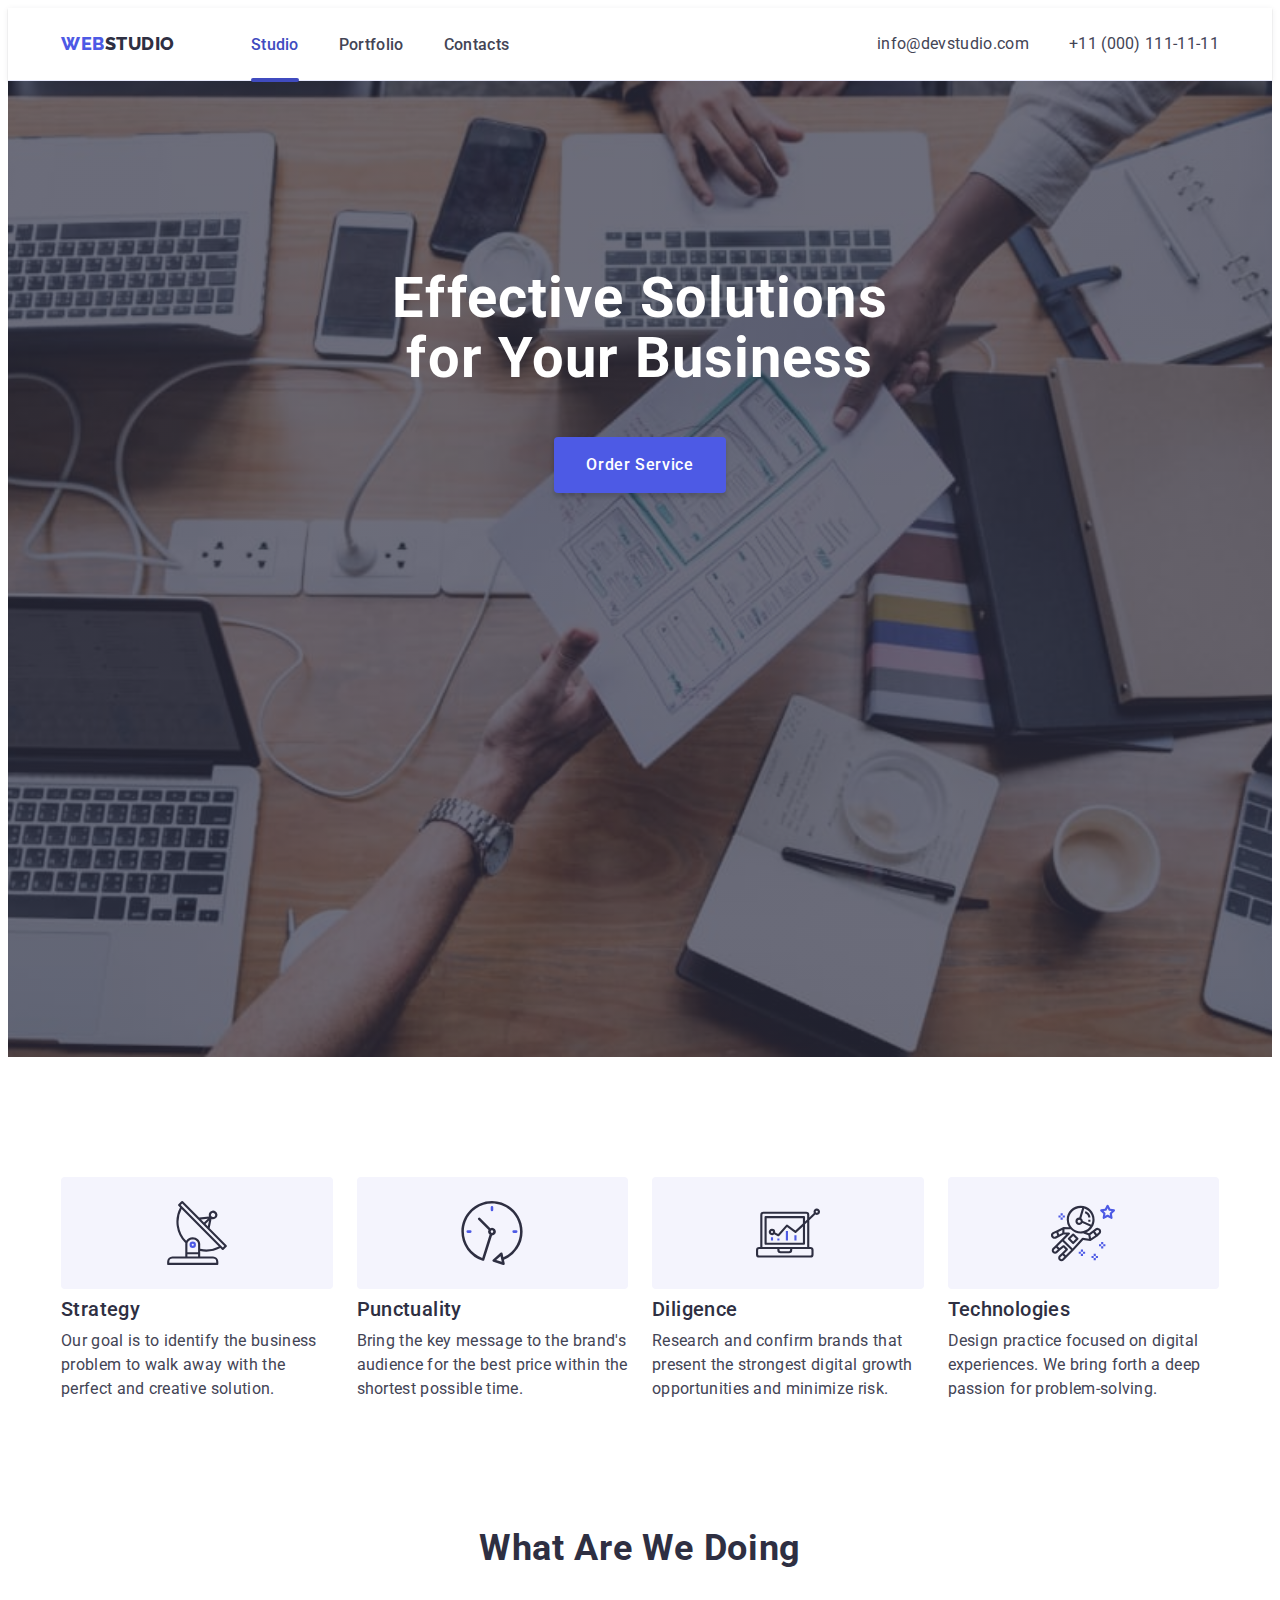
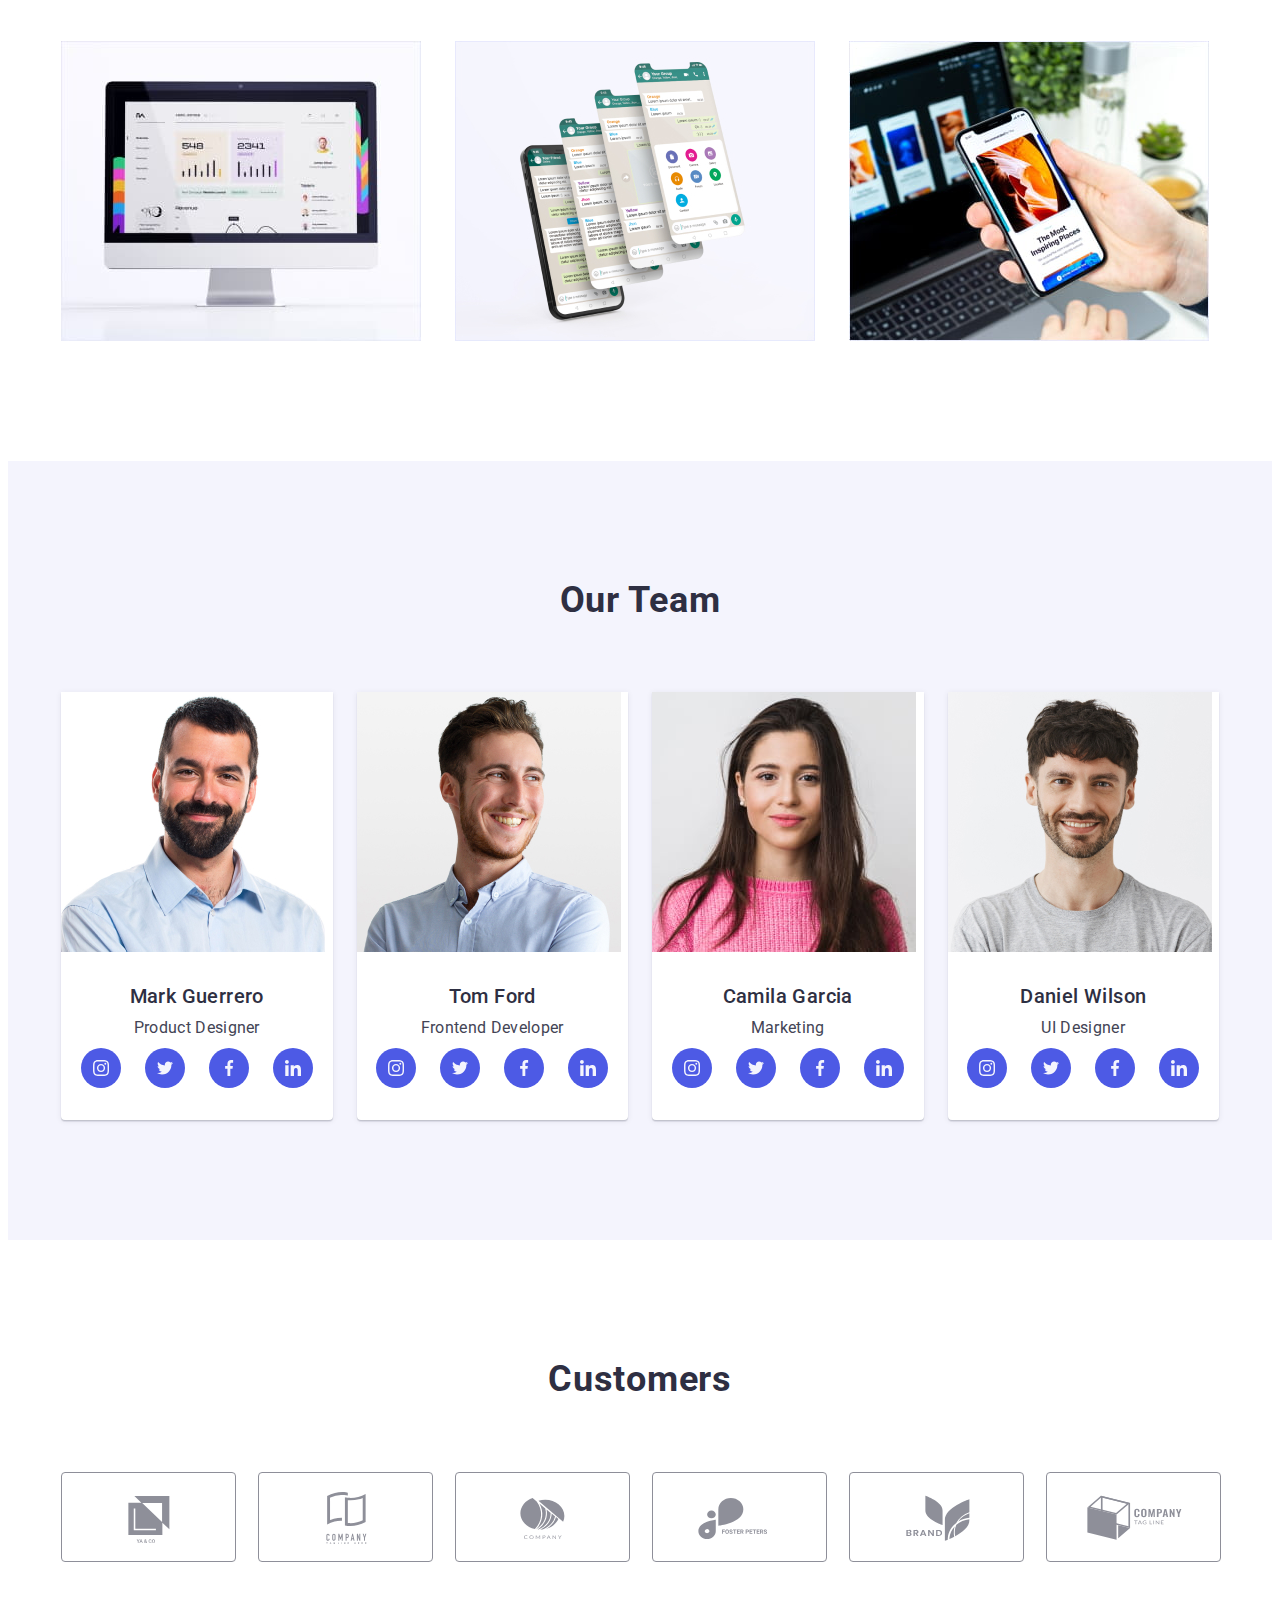
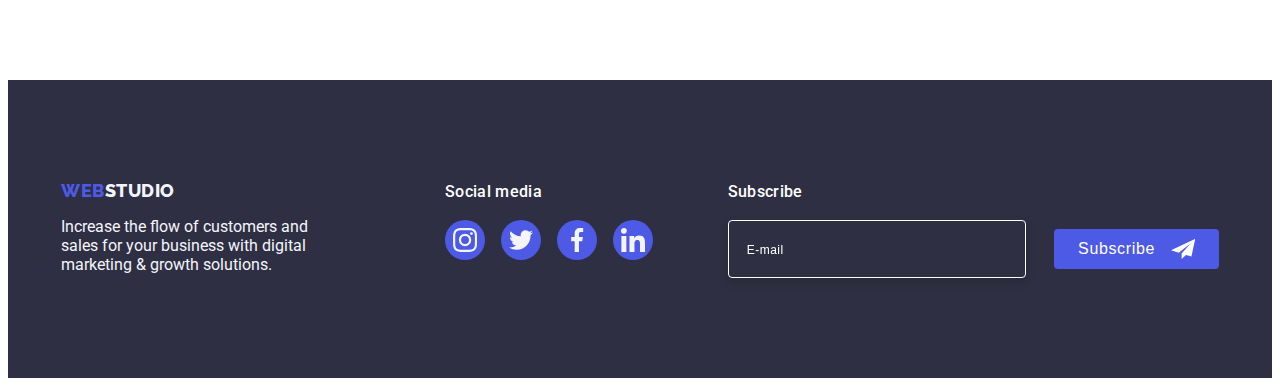
<file: index.html>
<!DOCTYPE html>
<html lang="en">
   <head>
     <meta charset="utf-8" />
     <title>Home work3</title>
     <link rel="preconnect" href="https://fonts.googleapis.com" />
     <link rel="preconnect" href="https://fonts.gstatic.com" crossorigin />
     <link
       href="https://fonts.googleapis.com/css2?family=Raleway:wght@800&family=Roboto:wght@400;500;700;900&display=swap"
       rel="stylesheet" />
     <link
      rel="stylesheet"
      href="https://cdnjs.cloudflare.com/ajax/libs/modern-normalize/1.1.0/modern-normalize.min.css"
      integrity="sha512-wpPYUAdjBVSE4KJnH1VR1HeZfpl1ub8YT/NKx4PuQ5NmX2tKuGu6U/JRp5y+Y8XG2tV+wKQpNHVUX03MfMFn9Q=="
      crossorigin="anonymous"
      referrerpolicy="no-referrer" />
       <link rel="stylesheet" href="./css/styles.css" />
    </head>

       <body>
        <header class="header-main">
         <div class="container">
          <nav class="nav-container">
           <a class="link logo" href="./index.html">Web<span class="logo-text-top">Studio</span></a>
           <ul class="list menu-nav">
            <li class="logo-item"><a href="./index.html" class="link menu active-link">Studio</a></li>
            <li class="logo-item"><a href="./portfolio.html" class="link menu">Portfolio</a></li>
            <li class="logo-item"><a href="" class="link menu">Contacts</a></li>
          </ul>
        </nav>
        <address class="contacts">
          <ul class="list address-list">
            <li><a href="mailto:info@devstudio.com" class="link link-address">info@devstudio.com</a></li>
            <li><a href="tel:+110001111111" class="link link-address">+11 (000) 111-11-11</a></li>
          </ul>
        </address>
       </div>
       </header>
       <main>
       <!-- перша -->
       <section class="hero">
        <div class="container">
          <h1 class="solution">Effective Solutions for Your Business</h1>
          <button data-modal-open type="button" class="button">Order Service</button>
        </div>
       </section>
       <!-- друга -->
       <section class="features">
        <div class="container">
          <h2 class="visually-hidden">feature-list</h2>
          <ul class="features-list list">
            <li class="features-item">
              <div class="feature-conteiner">
                <svg class="feature-icons" width="64" height="64">
                  <use href="./images/icons.svg#icon-antenna"></use>
                </svg> 
              </div> 
              <h3 class="header-list-item">Strategy</h3>
              <p class="feature-prg">
                Our goal is to identify the business problem to walk away with the perfect and creative solution.
              </p>
            </li>
            <li class="features-item">
              <div class="feature-conteiner">
                <svg class="feature-icons" width="64" height="64">
                  <use href="./images/icons.svg#icon-clock"></use>
                </svg> 
              </div> 
              <h3 class="header-list-item">Punctuality</h3>
              <p class="feature-prg">
                Bring the key message to the brand's audience for the best price within the shortest possible time.
              </p>
            </li>
            <li class="features-item">
              <div class="feature-conteiner">
                <svg class="feature-icons" width="64" height="64">
                  <use href="./images/icons.svg#icon-diagram"></use>
                </svg> 
              </div> 
              <h3 class="header-list-item">Diligence</h3>
              <p class="feature-prg">
                Research and confirm brands that present the strongest digital growth opportunities and minimize risk.
              </p>
            </li>
            <li class="features-item">
              <div class="feature-conteiner">
                <svg class="feature-icons" width="64" height="64">
                  <use href="./images/icons.svg#icon-astronaut"></use>
                </svg> 
              </div> 
              <h3 class="header-list-item">Technologies</h3>
              <p class="feature-prg">
                Design practice focused on digital experiences. We bring forth a deep passion for problem-solving.
              </p>
            </li>
          </ul>
        </div>
       </section>
       <!-- третя -->
       <section class="projects">
        <div class="container">
          <h2 class="header-projects">What are we doing</h2>
          <ul class="projects-card list">
            <li class="projects-item">
              <a href="" class="link"> <img src="./images/pic1.jpg" alt="Projects-item" /></a>
            </li>
            <li class="projects-item">
              <a href="" class="link"> <img src="./images/pic2.jpg" alt="Projects-item" /></a>
            </li>
            <li class="projects-item">
              <a href="" class="link"> <img src="./images/pic3.jpg" alt="Projects-item" /></a>
            </li>
          </ul>
        </div>
       </section>
       <!-- четверта -->
       <section class="employees">
        <div class="container">
          <h2 class="header-projects">Our Team</h2>
           <ul class="employees-card list">
             <li class="employees-item">
               <img src="./images/pic4.jpg" alt="Product Disigner Mark Guerrero" />
               <div class="employees-text">
                 <h3 class="header-list-item">Mark Guerrero</h3>
                 <p class="feature-prg">Product Designer</p>
                  <ul class="social-icons list">
                    <li class="social-item">
                      <a href="" class="social-link">
                       <svg class="social" width="16" height="16">
                         <use href="./images/icons.svg#icon-instagram"></use>
                       </svg>
                      </a>
                    </li>
                    <li class="social-item">
                      <a href="" class="social-link">
                        <svg class="social" width="16" height="16">
                          <use href="./images/icons.svg#icon-twitter"></use>
                        </svg>
                      </a>
                    </li>
                    <li class="social-item">
                      <a href="" class="social-link">
                        <svg class="social" width="16" height="16">
                          <use href="./images/icons.svg#icon-facebook"></use>
                        </svg>
                      </a>
                    </li>
                    <li class="social-item">
                      <a href="" class="social-link">
                        <svg class="social" width="16" height="16">
                          <use href="./images/icons.svg#icon-linkedin"></use>
                        </svg>
                      </a>
                    </li>
                  </ul>
                </div>
              </li>
              <li class="employees-item">
                <img src="./images/pic5.jpg" alt="Frontend Developer Tom Ford" />
                <div class="employees-text">
                  <h3 class="header-list-item">Tom Ford</h3>
                  <p class="feature-prg">Frontend Developer</p>
           <ul class="social-icons list">
              <li class="social-item">
                 <a href="" class="social-link">
                    <svg class="social" width="16" height="16">
                      <use href="./images/icons.svg#icon-instagram"></use>
                    </svg>
                  </a>
                </li>
                <li class="social-item">
                  <a href="" class="social-link">
                    <svg class="social" width="16" height="16">
                      <use href="./images/icons.svg#icon-twitter"></use>
                    </svg>
                  </a>
                </li>
                <li class="social-item">
                   <a href="" class="social-link">
                      <svg class="social" width="16" height="16"><use href="./images/icons.svg#icon-facebook"></use>
                      </svg>
                    </a>
                </li>
                <li class="social-item">
                    <a href="" class="social-link">
                        <svg class="social" width="16" height="16">
                          <use href="./images/icons.svg#icon-linkedin"></use>
                        </svg>
                    </a>
                </li>
             </ul>
           </div>
         </li>
         <li class="employees-item">
            <img src="./images/pic6.jpg" alt="Marketing Camila Garcia" />
              <div class="employees-text">
                <h3 class="header-list-item">Camila Garcia</h3>
                <p class="feature-prg">Marketing</p>
        <ul class="social-icons list">
          <li class="social-item">
             <a href="" class="social-link">
               <svg class="social" width="16" height="16">
                <use href="./images/icons.svg#icon-instagram"></use>
               </svg>
              </a>
          </li>
          <li class="social-item">
             <a href="" class="social-link">
               <svg class="social" width="16" height="16">
                 <use href="./images/icons.svg#icon-twitter"></use>
               </svg>
             </a>
            </li>
          <li class="social-item">
             <a href="" class="social-link">
                <svg class="social" width="16" height="16">
                  <use href="./images/icons.svg#icon-facebook"></use>
                </svg>
             </a>
          </li>
          <li class="social-item">
             <a href="" class="social-link">
                <svg class="social" width="16" height="16">
                  <use href="./images/icons.svg#icon-linkedin"></use>
                </svg>
             </a>
          </li>
        </ul>
       </div>
       </li>
        <li class="employees-item">
         <img src="./images/pic7.jpg" alt="Ul Designer Daniel Wilson" />
         <div class="employees-text">
         <h3 class="header-list-item">Daniel Wilson</h3>
         <p class="feature-prg">UI Designer</p>
       <ul class="social-icons list">
        <li class="social-item">
                  <a href="" class="social-link">
                      <svg class="social" width="16" height="16"><use href="./images/icons.svg#icon-instagram"></use>
                      </svg></a> </li>
                <li class="social-item">
                  <a href="" class="social-link">
                      <svg class="social" width="16" height="16"><use href="./images/icons.svg#icon-twitter"></use>
                      </svg></a> </li>
                <li class="social-item">
                  <a href="" class="social-link">
                      <svg class="social" width="16" height="16"><use href="./images/icons.svg#icon-facebook"></use>
                      </svg></a></li>
                <li class="social-item">
                    <a href="" class="social-link">
                      <svg class="social" width="16" height="16"><use href="./images/icons.svg#icon-linkedin"></use>
                      </svg></a></li>
              </ul>
              </div>
            </li>
          </ul>
        </div>
      </section>

      <!-- пята -->
      <section class="customers">
        <div class="container">
          <h2 class="header-projects">Customers</h2>
            <ul class="customers-card list">
              <li class="customers-item">
                <a href="" class="customers-link link">
                  <svg width="104" height="56" class="customers-list-icon">
                    <use href="./images/icons.svg#icon-first"></use>
                  </svg>
                </a>
              </li>
              <li class="customers-item">
              <a href="" class="customers-link link">
                <svg width="104" height="56" class="customers-list-icon">
                  <use href="./images/icons.svg#icon-second"></use>
                </svg>
              </a>
            </li>
            <li class="customers-item">
                <a href="" class="customers-link link">
                <svg width="104" height="56" class="customers-list-icon">
                  <use href="./images/icons.svg#icon-third"></use>
                </svg>
              </a>
            </li>
            <li class="customers-item">
                <a href="" class="customers-link link">
                <svg width="104" height="56" class="customers-list-icon">
                  <use href="./images/icons.svg#icon-fourth"></use>
                </svg>
              </a>
            </li>
            <li class="customers-item">
                <a href="" class="customers-link link">
                <svg width="104" height="56" class="customers-list-icon">
                  <use href="./images/icons.svg#icon-fifth"></use>
                </svg>
              </a>
            </li>
            <li class="customers-item">
                <a href="" class="customers-link link">
                <svg width="104" height="56" class="customers-list-icon">
                  <use href="./images/icons.svg#icon-sixth"></use>
                </svg>
              </a>
            </li>
            </ul>
          </div>
      </section>
     </main>

     <footer class="bottom">
       <div class="container bottom-container">
         <div class="bottom-logo-container">
           <a class="logo link" href="./index.html"> Web<span class="logo-text-bottom">Studio</span></a>
           <p class="text-bottom">
          Increase the flow of customers and sales for your business with digital marketing & growth solutions.
           </p>
         </div>
          <div class="social list">
           <p class="text-social">Social media</p> 
           <ul class="social-container list">
           <li class="social-item">
             <a href="" class="footer-link">
             <svg class="social" width="24" height="24">
               <use href="./images/icons.svg#icon-instagram"></use>
             </svg>
            </a> 
           </li>
           <li class="social-item">
            <a href="" class="footer-link">
               <svg class="social" width="24" height="24">
               <use href="./images/icons.svg#icon-twitter"></use>
                </svg>
             </a> 
           </li>
           <li class="social-item">
            <a href="" class="footer-link">
               <svg class="social" width="24" height="24">
                 <use href="./images/icons.svg#icon-facebook"></use>
               </svg>
              </a>
           </li>
            <li class="social-item">
             <a href="" class="footer-link">
               <svg class="social" width="24" height="24">
                 <use href="./images/icons.svg#icon-linkedin"></use>
               </svg>
              </a>
           </li>
           </ul> 
          </div> 
          <!-- form -->
           <div class="form-page">
           <p class="form-prg">Subscribe</p>
           <form class="footer-form">
             <label class="form-label">
                 <input class="form-input" type="email" placeholder="E-mail" name="subscription"/>
             </label>
             <button class="button-tlgr" type="submit">Subscribe
                 <svg class="form-icon" width="24" height="24">
                   <use href="./images/icons.svg#icon-tlgr-page"></use> 
                 </svg> 
               </button>
           </form>
         </div>
       </div>
      </footer>
       <!-- modal -->
     <div data-modal class="backdrop is-hidden">
       <div class="modal">
          <button data-modal-close class="modal-close-btn" type="button">
            <svg class="close" width="8" height="8"> 
               <use href="./images/icons.svg#icon-close-black"></use>
             </svg>
           </button>
          <p class="prg-modal">Leave your contacts and we will call you back</p>

         <form class="modal-form">

           <label for="user_name" class="modal-user">Name</label> 
           <div class="modal-container">
               <input class="modal-input" type="text" name="user_name" id="user_name"/>
               <svg class="modal-user-icon" width="18" height="24">
                 <use href="./images/icons.svg#icon-name-user"></use> 
               </svg> 
             </div> 

           <label for="user_phone" class="modal-user">Phone</label>
           <div class="modal-container">
                <input class="modal-input" type="tel" name="user_phone" id="user_phone"/>
                  <svg class="modal-user-icon" width="18" height="24">
                     <use href="./images/icons.svg#icon-phone-user"></use> 
                  </svg> 
              </div>

            <label for="user_email" class="modal-user">Email</label>
            <div class="modal-container"> 
                <input class="modal-input" type="email" name="user_email" id="user_email" />
                  <svg class="modal-user-icon" width="18" height="24">
                   <use href="./images/icons.svg#icon-email-user"></use> 
                  </svg> 
             </div>
   
          <label for="modal_comment" class="modal-user">Comment</label>
       <div class="modal-container-textarea">
              <textarea class="modal-textarea" name="comment" id="modal_comment" rows="6" placeholder="Text input"></textarea>
            </div>
              <label class="policy"> 
                <input class="policy-checkbox" type="checkbox" name="policy">
                  <span class="policy-text">I accept the terms and conditions of the <a class="policy-link" href="">Privacy Policy</a></span>
              </label> 
              
            <button class="modal-send-button" type="submit">Send</button>
         </form>
       </div>
     </div>
    <script src="./js/modal.js"></script>
  </body>
</html>
</file>
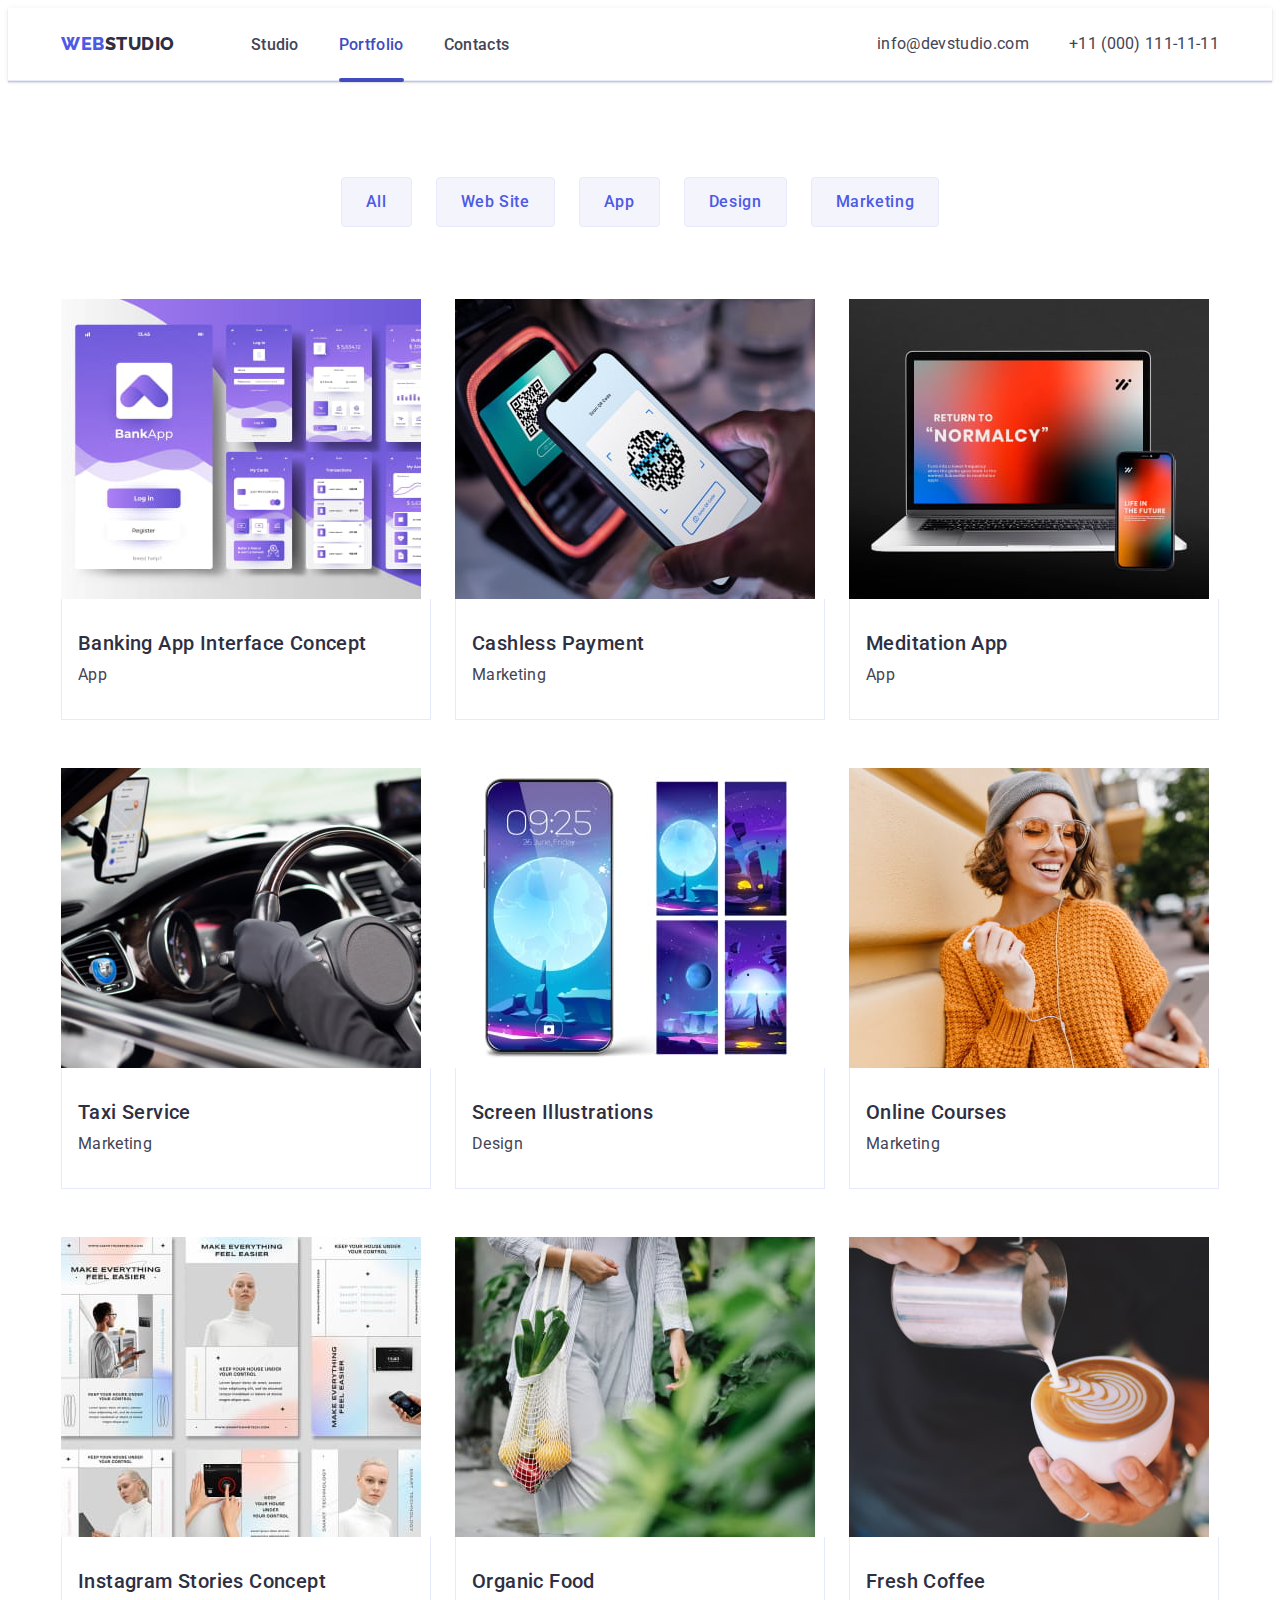
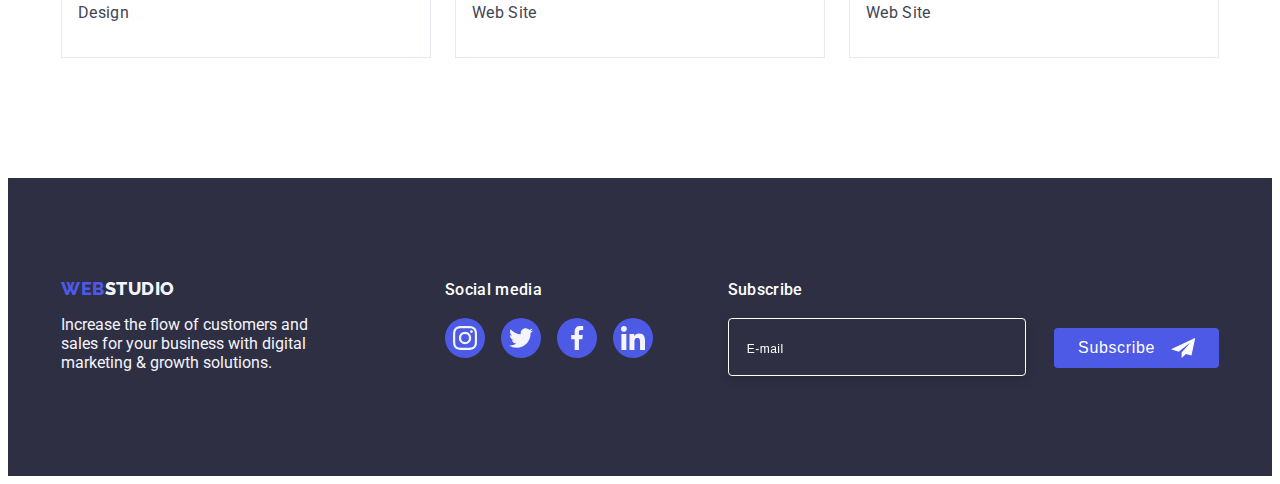
<file: portfolio.html>
<!DOCTYPE html>
<html lang="en">
  <head>
    <meta charset="utf-8" />
    <title>Home work3 portfolio</title>
    <link rel="preconnect" href="https://fonts.googleapis.com" />
    <link rel="preconnect" href="https://fonts.gstatic.com" crossorigin />

    <link
      href="https://fonts.googleapis.com/css2?family=Raleway:wght@800&family=Roboto:wght@400;500;700;900&display=swap"
      rel="stylesheet" />
    <link
      rel="stylesheet"
      href="https://cdnjs.cloudflare.com/ajax/libs/modern-normalize/1.1.0/modern-normalize.min.css"
      integrity="sha512-wpPYUAdjBVSE4KJnH1VR1HeZfpl1ub8YT/NKx4PuQ5NmX2tKuGu6U/JRp5y+Y8XG2tV+wKQpNHVUX03MfMFn9Q=="
      crossorigin="anonymous"
      referrerpolicy="no-referrer" />
    <link rel="stylesheet" href="./css/styles.css" />
  </head>

  <body>
    <header class="header-main">
      <div class="container">
        <nav class="nav-container">
          <a class="logo link" href="./index.html">Web<span class="logo-text-top">Studio</span> </a>
          <ul class="list menu-nav">
            <li class="logo-item"><a href="./index.html" class="link menu">Studio</a></li>
            <li class="logo-item"><a href="./portfolio.html" class="link menu active-link">Portfolio</a></li>
            <li class="logo-item"><a href="" class="link menu">Contacts</a></li>
          </ul>
        </nav>
        <address class="contacts">
          <ul class="list address-list">
            <li><a href="mailto:info@devstudio.com" class="link link-address">info@devstudio.com</a></li>
            <li><a href="tel:+110001111111" class="link link-address">+11 (000) 111-11-11</a></li>
          </ul>
        </address>
      </div>
    </header>
    <!-- перша -->
    <main>
      <section class="btn">
        <div class="container">
          <h1 class="visually-hidden">route</h1>
          <ul class="list list-btn">
            <li class="btn-item">
              <button type="button" class="active filter-btn">All</button>
            </li>
            <li class="btn-item">
              <button type="button" class="active filter-btn">Web Site</button>
            </li>
            <li class="btn-item">
              <button type="button" class="active filter-btn">App</button>
            </li>
            <li class="btn-item">
              <button type="button" class="active filter-btn">Design</button>
            </li>
            <li class="btn-item">
              <button type="button" class="active filter-btn">Marketing</button>
            </li>
          </ul>
          <!-- список -->
          <ul class="portfolio-card list">
            <li class="portfolio-item">
              <a href="" class="portfolio-link link">
                <div class="card-overlay"> 
                <img src="./images/img11.jpg" alt="Bank app" />
                <p class="overlay">14 Stylish and User-Friendly App Design Concepts · Task Manager App · Calorie Tracker App · Exotic Fruit Ecommerce App · Cloud Storage App</p>
                </div>
                <div class="card-text">
                  <h2 class="portfolio-header">Banking App Interface Concept</h2>
                  <p class="portfolio-prg">App</p>
                </div>
              </a>
            </li>
            <li class="portfolio-item">
              <a href="" class="portfolio-link link">
                <div class="card-overlay"> 
                  <img src="./images/img12.jpg" alt="Bank app" />
                  <p class="overlay">14 Stylish and User-Friendly App Design Concepts · Task Manager App · Calorie Tracker App · Exotic Fruit Ecommerce App · Cloud Storage App</p>
                  </div>
                <div class="card-text">
                  <h2 class="portfolio-header">Cashless Payment</h2>
                  <p class="portfolio-prg">Marketing</p>
                </div>
              </a>
            </li>
            <li class="portfolio-item">
              <a href="" class="portfolio-link link">
                <div class="card-overlay"> 
                  <img src="./images/img13.jpg" alt="Bank app" />
                  <p class="overlay">14 Stylish and User-Friendly App Design Concepts · Task Manager App · Calorie Tracker App · Exotic Fruit Ecommerce App · Cloud Storage App</p>
                  </div>
                <div class="card-text">
                  <h2 class="portfolio-header">Meditation App</h2>
                  <p class="portfolio-prg">App</p>
                </div>
              </a>
            </li>
            <li class="portfolio-item">
              <a href="" class="portfolio-link link">
                <div class="card-overlay"> 
                  <img src="./images/img14.jpg" alt="Bank app" />
                  <p class="overlay">14 Stylish and User-Friendly App Design Concepts · Task Manager App · Calorie Tracker App · Exotic Fruit Ecommerce App · Cloud Storage App</p>
                  </div>
                <div class="card-text">
                  <h2 class="portfolio-header">Taxi Service</h2>
                  <p class="portfolio-prg">Marketing</p>
                </div>
              </a>
            </li>
            <li class="portfolio-item">
              <a href="" class="portfolio-link link">
                <div class="card-overlay"> 
                  <img src="./images/img15.jpg" alt="Bank app" />
                  <p class="overlay">14 Stylish and User-Friendly App Design Concepts · Task Manager App · Calorie Tracker App · Exotic Fruit Ecommerce App · Cloud Storage App</p>
                  </div>
                <div class="card-text">
                  <h2 class="portfolio-header">Screen Illustrations</h2>
                  <p class="portfolio-prg">Design</p>
                </div>
              </a>
            </li>
            <li class="portfolio-item">
              <a href="" class="portfolio-link link">
                <div class="card-overlay"> 
                  <img src="./images/img16.jpg" alt="Bank app" />
                  <p class="overlay">14 Stylish and User-Friendly App Design Concepts · Task Manager App · Calorie Tracker App · Exotic Fruit Ecommerce App · Cloud Storage App</p>
                  </div>
                <div class="card-text">
                  <h2 class="portfolio-header">Online Courses</h2>
                  <p class="portfolio-prg">Marketing</p>
                </div>
              </a>
            </li>
            <li class="portfolio-item">
              <a href="" class="portfolio-link link">
                <div class="card-overlay"> 
                  <img src="./images/img17.jpg" alt="Bank app" />
                  <p class="overlay">14 Stylish and User-Friendly App Design Concepts · Task Manager App · Calorie Tracker App · Exotic Fruit Ecommerce App · Cloud Storage App</p>
                  </div>
                <div class="card-text">
                  <h2 class="portfolio-header">Instagram Stories Concept</h2>
                  <p class="portfolio-prg">Design</p>
                </div>
              </a>
            </li>
            <li class="portfolio-item">
              <a href="" class="portfolio-link link">
                <div class="card-overlay"> 
                  <img src="./images/img18.jpg" alt="Bank app" />
                  <p class="overlay">14 Stylish and User-Friendly App Design Concepts · Task Manager App · Calorie Tracker App · Exotic Fruit Ecommerce App · Cloud Storage App</p>
                  </div>
                <div class="card-text">
                  <h2 class="portfolio-header">Organic Food</h2>
                  <p class="portfolio-prg">Web Site</p>
                </div>
              </a>
            </li>
            <li class="portfolio-item">
              <a href="" class="portfolio-link link">
                <div class="card-overlay"> 
                  <img src="./images/img19.jpg" alt="Bank app" />
                  <p class="overlay">14 Stylish and User-Friendly App Design Concepts · Task Manager App · Calorie Tracker App · Exotic Fruit Ecommerce App · Cloud Storage App</p>
                  </div>
                <div class="card-text">
                  <h2 class="portfolio-header">Fresh Coffee</h2>
                  <p class="portfolio-prg">Web Site</p>
                </div>
              </a>
            </li>
          </ul>
        </div>
      </section>
    </main>

    <footer class="bottom">
      <div class="container bottom-container">
      <div class="bottom-logo-container">
          
        <a class="logo link" href="./index.html"> Web<span class="logo-text-bottom">Studio</span></a>
        <p class="text-bottom">
          Increase the flow of customers and sales for your business with digital marketing & growth solutions.
        </p>
     
      </div>
      <div class="social list">
        <p class="text-social">Social media</p> 
        <ul class="social-container list">
        <li class="social-item">
          <a href="" class="footer-link">
              <svg class="social" width="24" height="24"><use href="./images/icons.svg#icon-instagram"></use>
              </svg>
            </a> 
            </li>
        <li class="social-item">
          <a href="" class="footer-link">
              <svg class="social" width="24" height="24"><use href="./images/icons.svg#icon-twitter"></use>
              </svg>
            </a> 
          </li>
        <li class="social-item">
          <a href="" class="footer-link">
              <svg class="social" width="24" height="24"><use href="./images/icons.svg#icon-facebook"></use>
              </svg>
            </a>
            </li>
        <li class="social-item">
            <a href="" class="footer-link">
              <svg class="social" width="24" height="24"><use href="./images/icons.svg#icon-linkedin"></use>
              </svg>
            </a>
            </li>
            </ul> 
          </div>
          <div class="form-page">
            <p class="form-prg">Subscribe</p>
           <form class="footer-form">
              <label class="form-label">
                  <input class="form-input" type="email" placeholder="E-mail" name="subscription"/>
              </label>
              <button class="button-tlgr" type="submit">Subscribe
                  <svg class="form-icon" width="24" height="24">
                    <use href="./images/icons.svg#icon-tlgr-page"></use> 
                  </svg> 
                </button>
            </form>
          </div>         
        </div>
    </footer>
  </body>
</html>
</file>
<file: css/styles.css>
:root {
    --CORNFLOWER: #E7E9FC;
    --WHITE: #ffffff;
    --NAVY_BLUE: #2E2F42;
    --IRIS: #4D5AE5;
    --OCEAN: #404BBF;
    --CLOUD: #F4F4FD;
    --SLATE: #434455;
    --BORDER-CUSTOMER: #8E8F99;
    --GREY: #f4f4fd;
    --GREEN: #31d0aa;
    --MODAL_BACKROUND: #FCFCFC;
    --MODAL_OVERLAY: #2E2F42;
}
body {
    font-family: 'Roboto', sans-serif;
    background-color: var(--WHITE);
    color: var(--SLATE);
}
header {
    border-bottom: 1px solid var(--CORNFLOWER);
    box-shadow: 0px 2px 1px rgba(46, 47, 66, 0.08), 0px 1px 1px rgba(46, 47, 66, 0.16), 0px 1px 6px rgba(46, 47, 66, 0.08);
}
ul, ol, h1, h2, h3, p {
    padding: 0;
    margin: 0;
}
img {
    display: block;
    max-width: 100%;
    height: auto;
}
nav {
    display: flex;
}
.header-main > .container {
    display: flex;
    justify-content: space-between;
}
.container { 
    max-width: 1158px;
    padding: 0 15px; 
    margin: 0 auto; 
}
.hero > .container {
    text-align: center;
}
.nav-container {
    align-items: center;
}
.list {
    list-style-type: none;
}
.menu-nav {
    position: relative;
    display: flex;
    gap: 40px;
}
.menu {
    position: relative;    
    transition: color 250ms cubic-bezier(0.4, 0, 0.2, 1);
    font-weight: 500;
    font-size: 16px;
    line-height: 1.5;
    letter-spacing: 0.02em;
    color: var(--SLATE);
    bottom: -1px;
    padding: 24px 0;
    }

.active-link {
    color: #404bbf
}
.active-link::after {
    position: absolute;
    content: '';
    display: block;
    left: 0;
    bottom: -1px;
    width: 100%;
    height: 4px;
    background-color: var(--OCEAN);
    border-radius: 2px;
  }
 .link {
    text-decoration: none;
}
.address-list {
    display: flex;
    gap: 40px;
}
.contacts {
font-style: normal;
}
.link-address {
    display: block;
    transition: color 250ms cubic-bezier(0.4, 0, 0.2, 1);
    font-weight: 400;
    font-size: 16px;
    line-height: 1.5;
    letter-spacing: 0.02em;
    color: var(--SLATE);
    text-decoration: none;
    padding: 24px 0;
 }
.logo {
    display: block;
    text-transform: uppercase;    
    color: var(--IRIS);
    font-family: 'Raleway', sans-serif;
    font-weight: 800;
    font-size: 18px;
    line-height: 1.17;
    letter-spacing: 0.03em;
}
header .logo {
    margin-right: 76px;
}
.logo-item {
    display: flex;
}
.link:hover,
.link:focus {
    color: var(--OCEAN);
}
.logo-text-top {
    color: var(--NAVY_BLUE);
    }
.hero {
    max-width: 1440px;
    height: 600px;
    background-image: linear-gradient(
    rgba(46, 47, 66, 0.7), rgba(46, 47, 66, 0.7)
        ),
    url(../images/img-name.jpg);
    background-repeat: no-repeat;
    background-position: center;
    background-size: cover;
    margin-left: auto;
    margin-right: auto;
    padding: 188px 0px;
    }
.header-list-item {
    font-weight: 500;
    font-size: 20px;
    line-height: 1.2;
    letter-spacing: 0.02em;
    color: var(--NAVY_BLUE);
    margin-bottom: 8px;
}
.features {
    padding: 120px 0 120px;
}
.visually-hidden {
    position: absolute;
    width: 1px;
    height: 1px;
    margin: -1px;
    border: 0;
    padding: 0;
    white-space: nowrap;
    clip-path: inset(100%);
    clip: rect(0 0 0 0);
    overflow: hidden;
    margin-bottom: 8px;
}
.features-list {
    display: flex;
    flex-wrap: wrap;
    gap: 24px;
}
.features-item {
    font-weight: 500;
    flex-basis: calc((100% - 72px) / 4);    
    font-size: 16px;
    line-height: 1.5;
    letter-spacing: 0.02em;
}
.feature-prg {
    line-height: 1.5;
    font-weight: 400;
    font-size: 16px;
    letter-spacing: 0.02em;
    color: var(--SLATE);
    margin-bottom: 8px;
}
.feature-conteiner {
    display: flex;
    justify-content: center;
    align-items: center;
    height: 112px;
    margin-bottom: 8px;
    background-color: var(--CLOUD);
    border-radius: 4px;
}
.feature-icons {
    object-fit: cover;
}
.social-icons {
    display: flex;
    gap: 24px;
    justify-content: center;
}
.social-item {
    width: 40px;
    height: 40px;
}
.social-container {
    display: flex; 
    gap: 16px; 
}
.social {
   fill: var(--CLOUD);
}
.social-link,
.footer-link {
    display: flex;
    transition: background-color 250ms cubic-bezier(0.4, 0, 0.2, 1);
    background-color: var(--IRIS);
    justify-content: center;
    align-items: center;
    height: 100%;
    width: 100%;
    border-radius: 50%;
}
.social-link:hover,
.social-link:focus {
    transition: fill 250ms cubic-bezier(0.4, 0, 0.2, 1);
    background-color: var(--OCEAN);
}
.footer-link:hover,
.footer-link:focus {
    transition: fill 250ms cubic-bezier(0.4, 0, 0.2, 1);
    background-color: var(--GREEN);
}
.projects {
    padding-bottom: 120px; 
}
.projects-item {
    flex-basis: calc((100% - 48px) / 3);
}
.projects-card {
    display: flex;
    flex-wrap: wrap;
    gap: 24px;
}
.header-projects {
   font-size: 36px;
   line-height: 1.1;
   text-align: center;
   letter-spacing: 0.02em;
   text-transform: capitalize;
   color: var(--NAVY_BLUE);
   margin-bottom: 72px;
}
.solution {
    color: var(--WHITE);
    font-weight: 700;
    max-width: 496px;
    font-size: 56px;
    line-height: 1.07;
    letter-spacing: 0.02em;
    margin: 0 auto;
}
.button {
    display: block; 
    transition: background-color 250ms cubic-bezier(0.4, 0, 0.2, 1);
    font-family: inherit;
    font-size: 16px;
    font-weight: 500;
    line-height: 1.5;
    letter-spacing: 0.04em;
    padding: 16px 32px;
    background-color: var(--IRIS);
    box-shadow: 0px 4px 4px rgba(0, 0, 0, 0.15);
    border-radius: 4px;
    color: var(--WHITE);
    cursor: pointer;
    margin: 48px auto 0;
    min-width: 169px; 
    height: 56px;
    border: none; 
}
.button:hover,
.button:focus {
    transition: fill 250ms cubic-bezier(0.4, 0, 0.2, 1);
    background-color: var(--OCEAN);
}
.employees {
    background-color: var(--CLOUD);
    padding: 120px 0;
}
.employees-card{
    display: flex;
    flex-wrap: wrap;
    gap: 24px;
}
.employees-item {
    flex-basis: calc((100% - 72px) / 4); 
    background-color: var(--WHITE);
    width: 264px;
    box-shadow: 0px 1px 6px rgba(46, 47, 66, 0.08), 0px 1px 1px rgba(46, 47, 66, 0.16), 0px 2px 1px rgba(46, 47, 66, 0.08);
    border-radius: 0px 0px 4px 4px;
 }
 .employees-text {
    padding: 32px 16px;
    text-align: center;
    padding: 32px 0;
 }
 .customers {
    padding-top: 120px;
    padding-bottom: 120px;  
}
 .customer .header-projects {
    line-height: 1.1;  
}
 .customers-link:hover,
 .customers-link:focus {
    transition: fill 250ms cubic-bezier(0.4, 0, 0.2, 1);
    border-color: var(--OCEAN);
}
 .customers-card {
    display: flex;
    gap: 24px;
}
 .customers-icon {
    fill: var(--GREY);
}
 .customers-item {
    height: 88px;
    width: calc((100% - 120px) / 6);
 }
 .customers-link {
    display: flex;
    transition: border-color 250ms cubic-bezier(0.4, 0, 0.2, 1), color 250ms cubic-bezier(0.4, 0, 0.2, 1); 
    gap: 24px;
    border: 1px solid var(--BORDER-CUSTOMER);
    color: var(--BORDER-CUSTOMER);
    border-radius: 4px;
    width: 100%;
    height: 100%;
    justify-content: center;
    align-items: center;
}
 .customers-list-icon {
    fill: currentColor;
}
 .container .bottom{
   display: flex; 
   align-items: baseline;
   margin-right: 120px;
}
 .text-social {
    font-weight: 500;
    font-size: 16px;
    line-height: 1.5;
    letter-spacing: 0.02em;
    color: var(--WHITE);
    margin-bottom: 16px;
}
 .logo-text-bottom{
    color: var(--CLOUD);
}
.text-bottom{
    color: var(--CLOUD);
    width: 264px;
}
.bottom {
    background-color: var(--NAVY_BLUE);
    padding: 100px 0;
}
.bottom-logo-container{
    margin-right: 120px;
}
.bottom-container {    
    display: flex;
    align-items: baseline;
}
.bottom .logo {
    display: inline-block;
    transition: color 250ms cubic-bezier(0.4, 0, 0.2, 1);
    margin-bottom: 16px;
       }
footer .social-icons {
    display: flex;
    gap: 16px;
}
.form-label {
    display: inline-flex;
    border: 1px solid #FFFFFF;
    height: 40px;
    width: 264px;
    padding: 8px 16px;
    filter: drop-shadow(0px 4px 4px rgba(0, 0, 0, 0.15));
    border-radius: 4px;
    color: var(--WHITE);
    background-color: var(--NAVY_BLUE);
    }
.form-input {
    flex-direction: row;
    background-color: var(--NAVY_BLUE);
    color: var(--WHITE);
    border: transparent;
    width: 100%;
    height: 100%;
}
 placeholder {
    font-weight: 400;
    font-size: 12px;
    line-height: 2.0;
    align-items: center;
    letter-spacing: 0.04em;
    color: var(--WHITE);
 }
.form-input::placeholder {
    align-items: center;
    letter-spacing: 0.04em;
    color: var(--WHITE);
}
.form-input:hover,
.form-input:focus {
    transition: fill 250ms cubic-bezier(0.4, 0, 0.2, 1);
    outline: none;
    border-color: var(--OCEAN);
    fill: var(--IRIS);
}
 .button-tlgr {
    display: inline-flex; 
    transition: background-color 250ms cubic-bezier(0.4, 0, 0.2, 1), background-color 250ms cubic-bezier(0.4, 0, 0.2, 1), border-color 250ms cubic-bezier(0.4, 0, 0.2, 1), box-shadow 250ms cubic-bezier(0.4, 0, 0.2, 1);
    justify-content: center;
    padding: 8px 24px;
    gap: 16px;
    background: var(--IRIS);
    border-radius: 4px;
    color: var(--WHITE);
    cursor: pointer;
    margin-left: 24px;
    font-weight: 500;
    font-size: 16px;
    line-height: 1.5;
    align-items: center;
    text-align: center;
    letter-spacing: 0.04em;
    border: none;
 }
 .button-tlgr:hover,
 .button-tlgr:focus {
    background-color: var(--OCEAN);
 }

 .form-page {
    font-weight: 500;
    font-size: 16px;
    line-height: 1.5;
    letter-spacing: 0.02em;
    color: var(--WHITE);
    margin-left: auto;
 }
 .form-prg {
    font-weight: 500;
    font-size: 16px;
    line-height: 1.5;
    letter-spacing: 0.02em;
    color: var(--WHITE);
    margin-bottom: 16px;
   
 }
 .form-icon {
    fill: var(--WHITE);
 }
 /**
   |============================
   | portfolio 
   |============================
 */
.btn {
    padding: 96px 0 120px;
   }

.list-btn {
    display: flex;
    justify-content: center;
    margin-bottom: 72px;
    gap: 24px;
}
.filter-btn {
    transition: color 250ms cubic-bezier(0.4, 0, 0.2, 1), background-color 250ms cubic-bezier(0.4, 0, 0.2, 1), border-color 250ms cubic-bezier(0.4, 0, 0.2, 1), box-shadow 250ms cubic-bezier(0.4, 0, 0.2, 1);
    font-weight: 500;
    font-size: 16px;
    font-family: inherit;
    line-height: 1.5;
    letter-spacing: 0.04em;
    color: var(--IRIS);
    background-color: var(--CLOUD); 
    cursor: pointer;
    border: 1px solid var(--CORNFLOWER);
    border-radius: 4px;
    padding: 12px 24px;
}
.filter-btn:focus,
.filter-btn:focus {
    transition: fill 250ms cubic-bezier(0.4, 0, 0.2, 1);
    color: var(--WHITE);
    background-color: var(--OCEAN);
    border: 1px solid transparent;
} 
.active:active {
    color: var(--OCEAN);
    box-shadow: 0px 3px 1px rgba(0, 0, 0, 0.1), 0px 2px 1px rgba(0, 0, 0, 0.08), 0px 2px 2px rgba(0, 0, 0, 0.12);
}
.active:hover,
.active:focus {
    box-shadow: 0px 3px 1px rgba(0, 0, 0, 0.1), 0px 2px 1px rgba(0, 0, 0, 0.08), 0px 2px 2px rgba(0, 0, 0, 0.12);
}
.portfolio-card {
    display: flex;
    flex-wrap: wrap;
    row-gap: 48px;   
    column-gap: 24px
}
.overlay {
    position: absolute;
    transform: translateY(100%);
    transition: transform 250ms cubic-bezier(0.4, 0, 0.2, 1);
    top:0;
    left: 0;
    width: 100%;
    height: 100%;  
    font-size: 16px;
    line-height: 1.5;
    letter-spacing: 0.02em;
    color: #F4F4FD;
    background-color: var(--IRIS);
    padding: 40px 32px;
 }
.card-overlay{
    position: relative;
    overflow: hidden;
}
.card-text {
    transition: transform 250ms cubic-bezier(0.4, 0, 0.2, 1);
    padding: 32px 16px;
    border: 1px solid var(--CORNFLOWER);
    border-top: none;
}    
.card-text:hover { 
    box-shadow: 0px 1px 6px rgba(46, 47, 66, 0.08), 0px 1px 1px rgba(46, 47, 66, 0.16), 0px 2px 1px rgba(46, 47, 66, 0.08);
}
.portfolio-item {
    flex-basis: calc((100% - 48px) / 3);
}
.portfolio-link {   
    display: block; 
    transition: box-shadow 250ms cubic-bezier(0.4, 0, 0.2, 1);
    position: relative;  
}
.portfolio-link:hover .overlay,
.portfolio-link:focus .overlay {
    transform: translateY(0%);
    }
.portfolio-link:hover,
.portfolio-link:focus {
   box-shadow: 0px 1px 6px rgba(46, 47, 66, 0.08), 0px 1px 1px rgba(46, 47, 66, 0.16), 0px 2px 1px rgba(46, 47, 66, 0.08);  
}
.portfolio-header {
    font-weight: 500;
    font-size: 20px;
    line-height: 1.2;
    letter-spacing: 0.02em;
    color: var(--NAVY_BLUE);
    margin-bottom: 8px;
}
.portfolio-prg {
    font-weight: 400;
    font-size: 16px;
    line-height: 1.5;
    letter-spacing: 0.02em;
    color: var(--SLATE);
}
.backdrop {
    position: fixed;
    top: 0;
    left: 0;
    width: 100%;
    height: 100%;
    background-color: rgba(46, 47, 66, 0.4);
    transition: opacity 250ms cubic-bezier(0.4, 0, 0.2, 1), visibility 250ms cubic-bezier(0.4, 0, 0.2, 1);
}
.is-hidden {
    pointer-events: none;  
    visibility: hidden; 
    opacity: 0;
}
.modal {
    position: absolute;
    transition: transform 250ms cubic-bezier(0.4, 0, 0.2, 1);
    transform: translate(-50%, -50%) scale(1); 
    top: 50%;
    left: 50%;
    width: 408px;
    min-height: 576px; 
    background: #fcfcfc;
    box-shadow: 0px 1px 1px rgba(0, 0, 0, 0.14), 0px 1px 3px rgba(0, 0, 0, 0.12), 0px 2px 1px rgba(0, 0, 0, 0.2);
    border-radius: 4px; 
    padding: 72px 24px 24px 24px;
}
 .backdrop.is-hidden .modal {
    transform: translate(-50%, -50%) scale(1.5);
}
.modal-close-btn {
    position: absolute; 
    transition: background-color 250ms cubic-bezier(0.4, 0, 0.2, 1), border 250ms cubic-bezier(0.4, 0, 0.2, 1);
    background-color: #e7e9fc; 
    color: var(--NAVY_BLUE);
    top: 24px; 
    right: 24px;
    width: 24px; 
    height: 24px; 
    border-radius: 50%; 
    display: flex; 
    align-items: center; 
    justify-content: center; 
    border: 1px solid rgba(0, 0, 0, 0.1); 
    padding: 0; 
    cursor: pointer; 
}
.modal-close-btn:hover,
.modal-close-btn:focus {
    background-color: var(--OCEAN);
    color: var(--WHITE);
    border: none; 
}
.modal-close-icon {
    transition: fill 250ms cubic-bezier(0.4, 0, 0.2, 1); 
}
.close {
    transition: fill 250ms cubic-bezier(0.4, 0, 0.2, 1);
    fill: currentColor;
}
.modal-container {
    position: relative;
    margin-bottom: 8px;
    border-radius: 4px;
}
.modal-input:focus {
    transition: fill 250ms cubic-bezier(0.4, 0, 0.2, 1);
    border-color: var(--IRIS);
}
.modal-input:focus + .modal-user-icon {
    transition: fill 250ms cubic-bezier(0.4, 0, 0.2, 1);
    fill: var(--IRIS);
    }
.modal-user-icon {
    position: absolute;
    top: 50%;
    left: 25px;
    transform: translate(-50%, -50%);
    fill: currentColor;
}
.modal-container-textarea {
    position: relative;
    margin-bottom: 16px;
    border-radius: 4px;
}
.modal-textarea:focus {
    transition: fill 250ms cubic-bezier(0.4, 0, 0.2, 1);
    border-color: var(--IRIS);
}
.modal-textarea::placeholder {
    transition: fill 250ms cubic-bezier(0.4, 0, 0.2, 1);
    border-color: var(--IRIS);
}
.prg-modal {
    font-weight: 500;
    font-size: 16px;
    line-height: 1.5;
    text-align: center;
    letter-spacing: 0.02em;
    color: var(--NAVY_BLUE);
    margin-bottom: 16px;
}
.modal-user {
    display: block;
    font-size: 12px;
    line-height: 1.17;
    letter-spacing: 0.04em;
    color: var(--BORDER-CUSTOMER);
    margin-bottom: 4px;
}
.policy-text {
    font-weight: 400;
    font-size: 12px;
    line-height: 1.17;
    letter-spacing: 0.04em;
    color: var(--BORDER-CUSTOMER);
}
.policy-link {
    color: var(--IRIS);
}
.policy-checkbox {
    appearance: none;
    display: block;
    width: 16px; 
    height: 16px;
    border: 1px solid rgba(46, 47, 66, 0.4);
    border-radius: 2px;
    fill: var(--MODAL_OVERLAY);
    background-image: url("data:image/svg+xml,%3Csvg xmlns='http://www.w3.org/2000/svg' width='16' height='16' fill='none'%3E%3Crect width='15' height='15' x='.5' y='.5' stroke='%232E2F42' stroke-opacity='.4' rx='1.5'/%3E%3C/svg%3E");
    background-position: center;
    background-repeat: no-repeat;
}
 .policy-checkbox:checked {
    background: #404BBF;
    background-image: url("data:image/svg+xml,%3Csvg width='10' height='8' viewBox='0 0 10 8' fill='none' xmlns='http://www.w3.org/2000/svg'%3E%3Cpath d='M8.44558 0.255056C8.61838 0.089653 8.84834 -0.00178848 9.08693 2.65108e-05C9.32551 0.0018415 9.55407 0.0967713 9.72436 0.264784C9.89466 0.432797 9.99337 0.660752 9.99968 0.900549C10.006 1.14034 9.91939 1.37323 9.75816 1.55005L4.86357 7.70436C4.7794 7.79551 4.67782 7.86865 4.5649 7.91942C4.45198 7.97018 4.33003 7.99754 4.20636 7.99984C4.08268 8.00214 3.95981 7.97935 3.8451 7.93282C3.73038 7.88629 3.62618 7.81698 3.53872 7.72903L0.292827 4.46564C0.202435 4.38096 0.129933 4.27884 0.0796475 4.16537C0.0293621 4.05191 0.00232279 3.92942 0.000143182 3.80522C-0.00203643 3.68102 0.0206883 3.55765 0.0669613 3.44248C0.113234 3.3273 0.182108 3.22267 0.269473 3.13483C0.356838 3.047 0.460905 2.97775 0.575465 2.93123C0.690026 2.88471 0.812734 2.86186 0.936267 2.86405C1.0598 2.86624 1.18163 2.89343 1.29449 2.94398C1.40734 2.99454 1.50892 3.06743 1.59315 3.15831L4.16189 5.73967L8.42227 0.28219C8.42994 0.272694 8.43813 0.263635 8.4468 0.255056H8.44558Z' fill='%23FFFFFF'/%3E%3C/svg%3E");
    border: 1px solid #404BBF;
    background-repeat: no-repeat;
    object-fit: cover;
    background-position: center;
}
.policy {
    display: flex;
    gap: 6px;
    margin-bottom: 24px;
}
.modal-input {
    width: 100%;  
    outline: none;   
    padding-left: 38px;
    height: 40px;
    border-radius: 4px;
    border: 1px solid var(--MODAL_OVERLAY);
    opacity: 40%;
}
.modal-textarea {
    width: 100%;  
    resize: none;
    padding: 8px 16px;
    outline: none;   
    border-radius: 4px;
    transition: border 250ms cubic-bezier(0.4, 0, 0.2, 1);;
    border: 1px solid var(--MODAL_OVERLAY);
    opacity: 40%;
   }
::placeholder {
    font-weight: 400;
    font-size: 12px;
    line-height: 1.17;
    letter-spacing: 0.04em;
    color: var(--MODAL_OVERLAY);
   }
   .modal-send-button {
    display: block; 
    transition: background-color 250ms cubic-bezier(0.4, 0, 0.2, 1);
    font-family: inherit;
    font-size: 16px;
    font-weight: 500;
    line-height: 1.5;
    letter-spacing: 0.04em;
    padding: 16px 32px;
    background: var(--IRIS);
    box-shadow: 0px 4px 4px rgba(0, 0, 0, 0.15);
    border-radius: 4px;
    color: var(--WHITE);
    cursor: pointer;
    margin: 24px auto 0;
    min-width: 169px;
    height: 56px;
    border: none;
}
.modal-send-button:hover,
.modal-send-button:focus {
    background-color: var(--OCEAN); 
}
</file>
